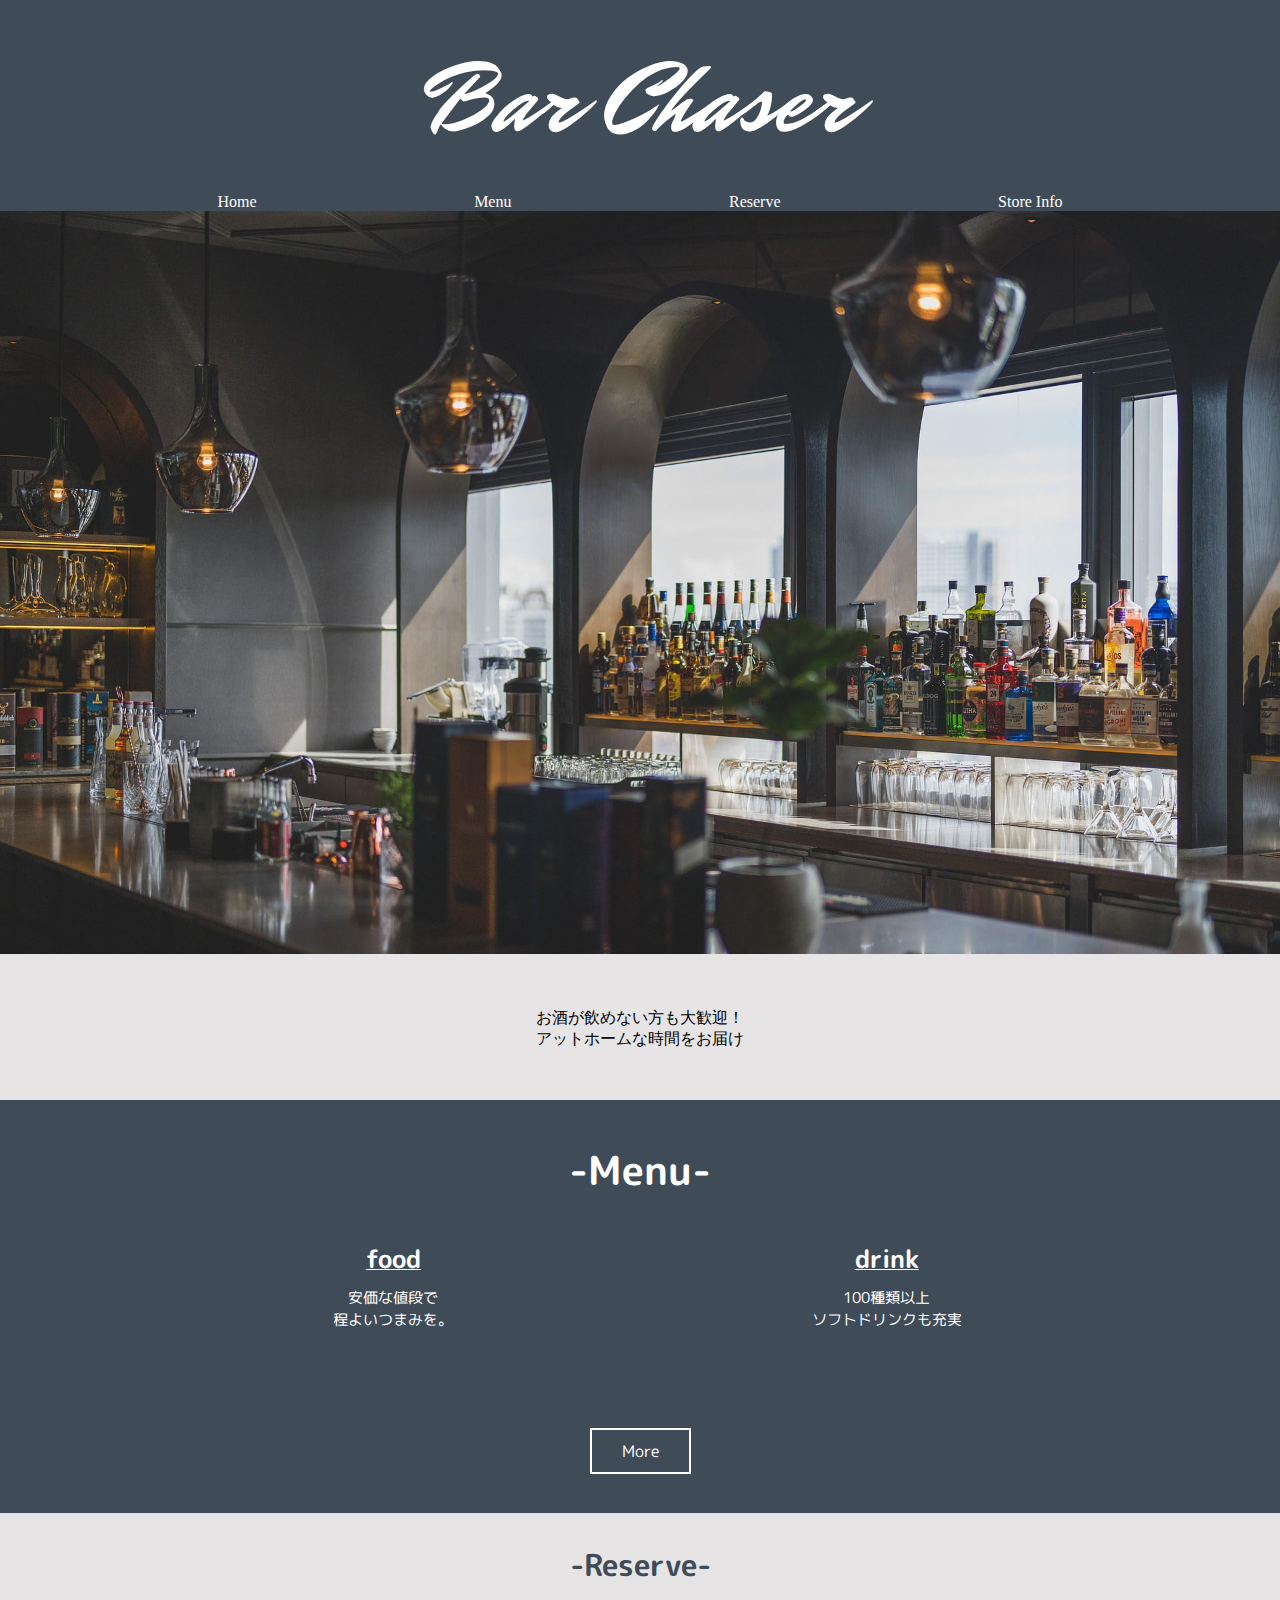
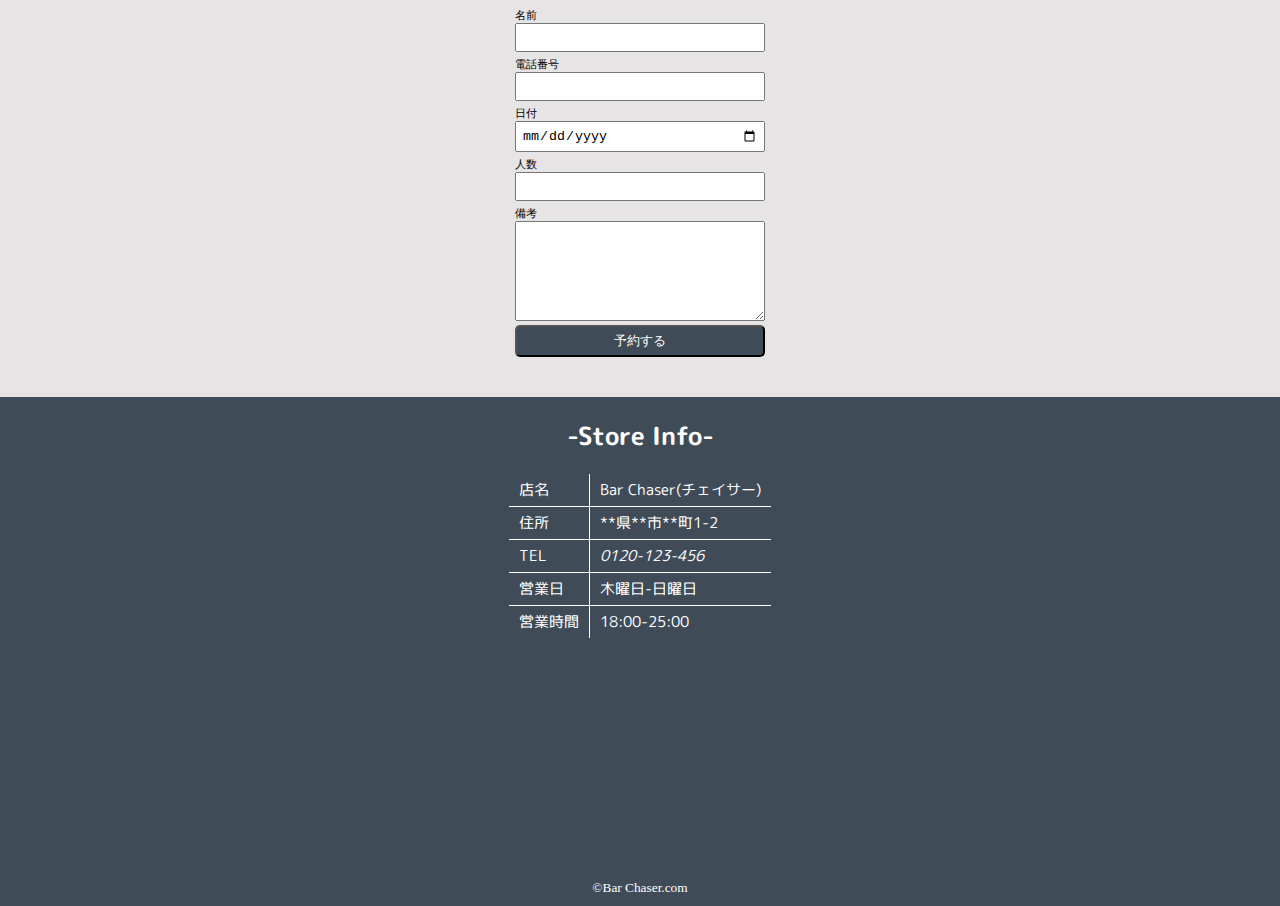
<file: index.html>
<!DOCTYPE html>
<html lang="ja">
<head>
    <meta charset="UTF-8">
    <meta name="viewport" content="width=device-width, initial-scale=1.0">
    <title>Bar Chaser</title>
    <link rel="preconnect" href="https://fonts.googleapis.com">
    <link rel="preconnect" href="https://fonts.gstatic.com" crossorigin>
    <link href="https://fonts.googleapis.com/css2?family=M+PLUS+Rounded+1c&family=Montserrat:ital,wght@0,100..900;1,100..900&family=Mr+Dafoe&display=swap" rel="stylesheet">
    <link rel="stylesheet" href="css/common.css">
    <link rel="stylesheet" href="css/top.css">
</head>
<body>
    <header>
        <h1>Bar Chaser</h1>
        <nav>
            <ul>
                <li><a href="index.html">Home</a></li>
                <li><a href="#menu">Menu</a></li>
                <li><a href="#contact">Reserve</a></li>
                <li><a href="#info">Store Info</a></li>
            </ul>
        </nav>
    </header>
    <main>
        <section class="fv">
            <figure>
                <img src="images/top.jpg" alt="バーの店内">
            </figure>
        </section>
        <section class="about">
            <p>お酒が飲めない方も大歓迎！<br>アットホームな時間をお届け</p>
        </section>
        <section id="menu" class="menu">
            <h2>-Menu-</h2>
            <div class="menus">
                <div class="item food">
                    <h3>food</h3>
                        <p>安価な値段で<br>程よいつまみを。</p>
                </div>
                <div class="item drink">
                    <h3>drink</h3>
                        <p>100種類以上<br>ソフトドリンクも充実</p>
                </div>
            </div>
            <ul >
                <li><a href="menu.html">More</a></li>
            </ul>
        </section>
        <section id="contact">
            <h2>-Reserve-</h2>
            <form action="">
                <div>
                    <label for>名前</label>
                    <input type="text">
                </div>
                <div>
                    <label for>電話番号</label>
                    <input type="text">
                </div>
                <div>
                    <label for>日付</label>
                    <input type="date">
                </div>
                <div>
                    <label for>人数</label>
                    <input type="text">
                </div>
                <div>
                    <label for>備考</label>
                    <textarea name="" id=""></textarea>
                </div>
                <input type="submit" value="予約する">
            </form>
        </section>
        <section id="info">
            <h2>-Store Info-</h2>
            <table>
                <tbody>
                    <tr><td>店名</td><td>Bar Chaser(チェイサー)</td></tr>
                    <tr><td>住所</td><td>**県**市**町1-2</td></tr>
                    <tr><td>TEL</td><td><address><a href="tel:0120-123-456">0120-123-456</a></address></td></tr>
                    <tr><td>営業日</td><td>木曜日-日曜日</td></tr>
                    <tr><td>営業時間</td><td>18:00-25:00</td></tr>
                </tbody>
            </table>
            <figure class="item">
    
            </figure>
        </section>
        
        <footer>
            <small>©Bar Chaser.com</small>
        </footer>
    </main>
</body>
</html>
</file>
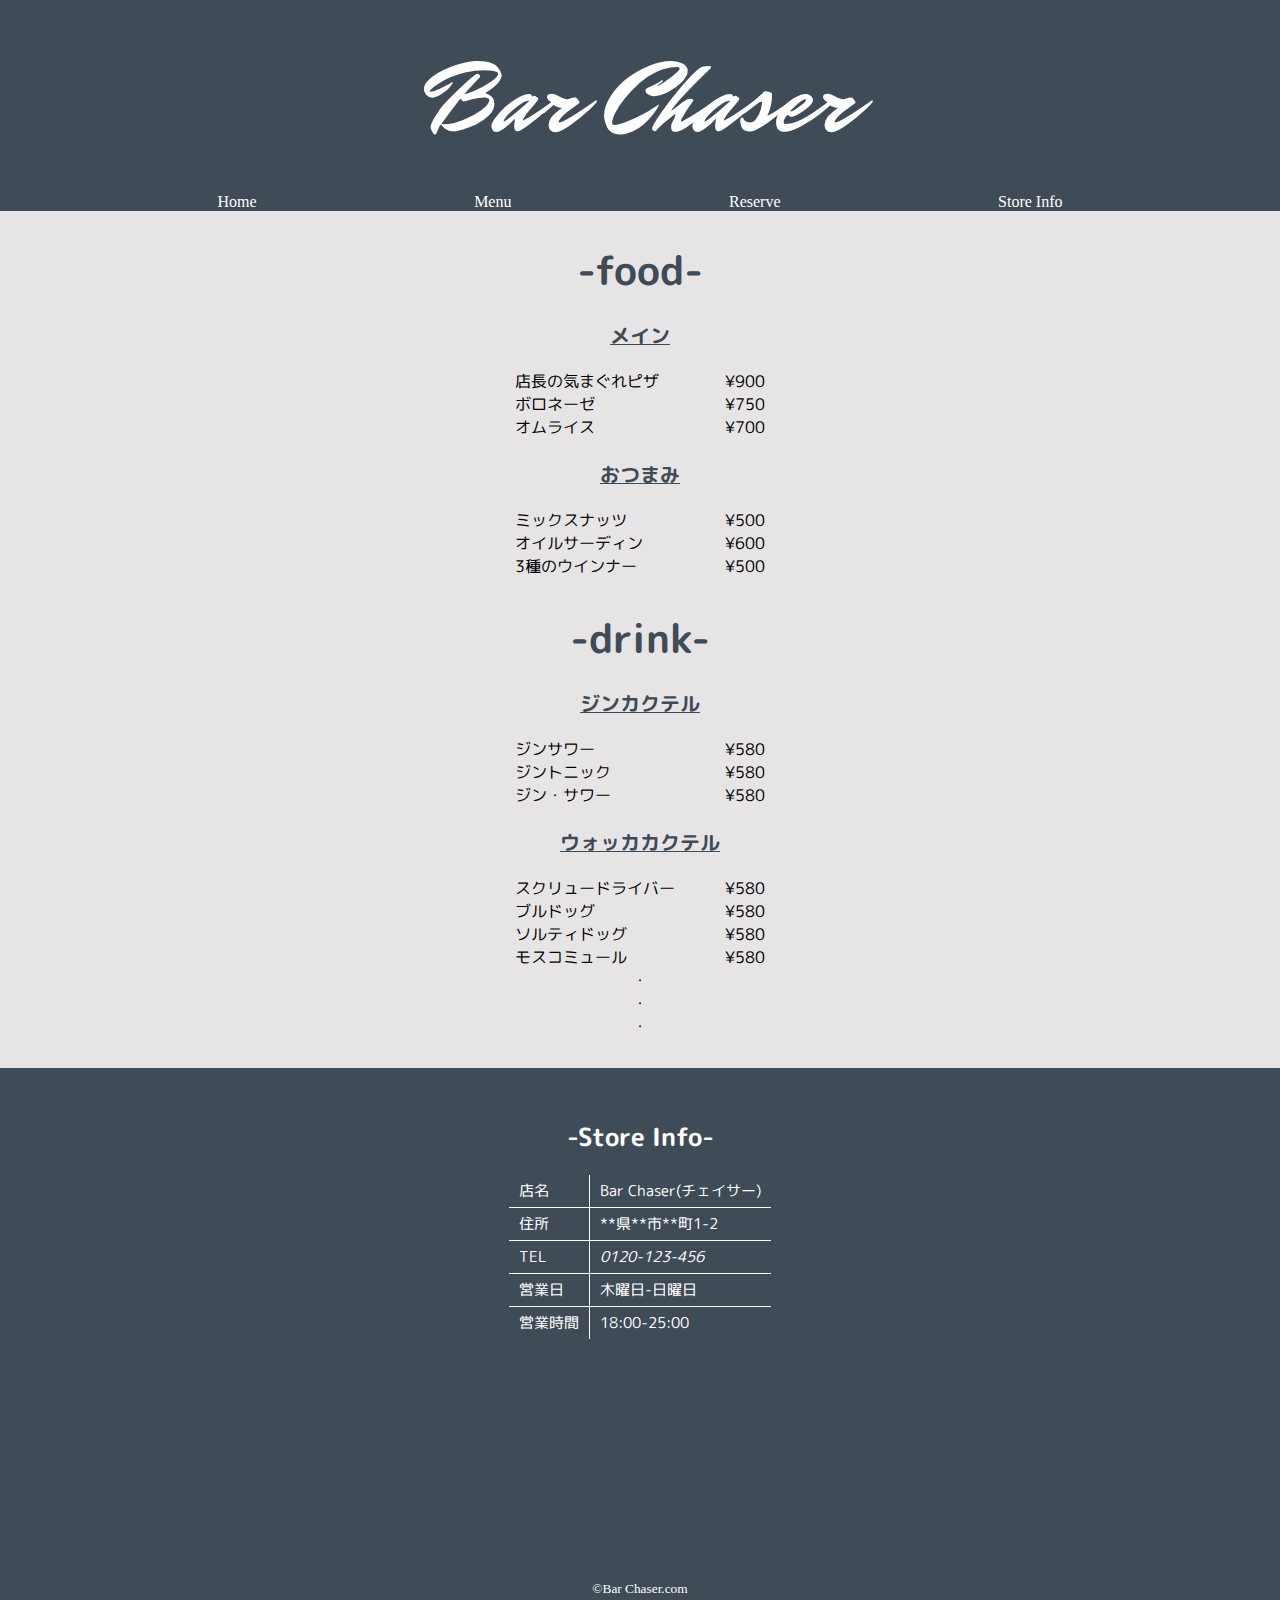
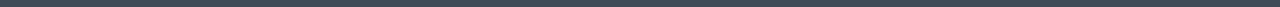
<file: menu.html>
<!DOCTYPE html>
<html lang="ja">
<head>
    <meta charset="UTF-8">
    <meta name="viewport" content="width=device-width, initial-scale=1.0">
    <title>Bar Chaser</title>
    <link rel="preconnect" href="https://fonts.googleapis.com">
    <link rel="preconnect" href="https://fonts.gstatic.com" crossorigin>
    <link href="https://fonts.googleapis.com/css2?family=M+PLUS+Rounded+1c&family=Montserrat:ital,wght@0,100..900;1,100..900&family=Mr+Dafoe&display=swap" rel="stylesheet">
    <link rel="stylesheet" href="css/common.css">
    <link rel="stylesheet" href="css/menu.css">
</head>
<body>
    <header>
        <h1>Bar Chaser</h1>
        <nav>
            <ul>
                <li><a href="index.html">Home</a></li>
                <li><a href="menu.html">Menu</a></li>
                <li><a href="index.html">Reserve</a></li>
                <li><a href="#info">Store Info</a></li>
            </ul>
        </nav>
    </header>
    <main>
        <section class="menu">
            <h2>-food-</h2>
            <h3>メイン</h3>
            <div>
                <p class="list">店長の気まぐれピザ</p><p class="amount">¥900</p>
                <p class="list">ボロネーゼ</p><p class="amount">¥750</p>
                <p class="list">オムライス</p><p class="amount">¥700</p>
            </div>
            <h3>おつまみ</h3>
            <div>
                <p class="list">ミックスナッツ</p><p class="amount">¥500</p>
                <p class="list">オイルサーディン</p><p class="amount">¥600</p>
                <p class="list">3種のウインナー</p><p class="amount">¥500</p>
            </div>
            <h2>-drink-</h2>
            <h3>ジンカクテル</h3>
            <div>
                <p class="list">ジンサワー</p><p class="amount">¥580</p>
                <p class="list">ジントニック</p><p class="amount">¥580</p>
                <p class="list">ジン・サワー</p><p class="amount">¥580</p>
            </div>
            <h3>ウォッカカクテル</h3>
            <div>
                <p class="list">スクリュードライバー</p><p class="amount">¥580</p>
                <p class="list">ブルドッグ</p><p class="amount">¥580</p>
                <p class="list">ソルティドッグ</p><p class="amount">¥580</p>
                <p class="list">モスコミュール</p><p class="amount">¥580</p>       
            </div>
            <p>・<br>・<br>・</p>
        </section>
        <section id="info">
            <h2>-Store Info-</h2>
            <table>
                <tbody>
                    <tr><td>店名</td><td>Bar Chaser(チェイサー)</td></tr>
                    <tr><td>住所</td><td>**県**市**町1-2</td></tr>
                    <tr><td>TEL</td><td><address><a href="tel:0120-123-456">0120-123-456</a></address></td></tr>
                    <tr><td>営業日</td><td>木曜日-日曜日</td></tr>
                    <tr><td>営業時間</td><td>18:00-25:00</td></tr>
                </tbody>
            </table>
            <figure class="item">
    
            </figure>
        </section>
        
        <footer>
            <small>©Bar Chaser.com</small>
        </footer>
    </main>
</body>
</html>
</file>
<file: css/common.css>
*{
    padding: 0;
    margin: 0;
    box-sizing: border-box;
}
html{
    scroll-behavior: smooth;
    scroll-padding-top: 250px;
}
header{
    background-color: #3f4b57;
    padding-top: 30px; 
    text-align: center;
    position: fixed;
    width: 100%;
    z-index: 100;
}
main{
    padding-top: 210px;
}
header h1{
    font-size: clamp(60px,8vw,150px);
    margin-bottom: clamp(10px,1.6vw,20px);
    font-family: "Mr Dafoe", cursive;
    font-weight: 400;
    color: white;
}
header nav ul{
    display: flex;
    justify-content: space-evenly;
    list-style-type: none;
}
header nav ul li a{
    color: white;
    text-decoration: none;
}
#info{
    background-color: #3f4b57;
    padding-top: 20px;
    font-family: "M PLUS Rounded 1c", sans-serif;
    color: white;
}
#info h2{
    font-size: 25px;
    margin-bottom: 20px;
    text-align: center;
    color: white;
}
#info table{
    font-size: 15px;
    width: 100%;
    max-width: 300px;
    border-collapse: collapse;
    border: none;
    margin-right: auto;
    margin-left: auto;
    margin-bottom: 30px;
    text-align: center;
}
#info tbody{
    display: inline-block;
    text-align: left;
}
#info td{
    padding: 5px 10px 5px;
    border: none;
    border-left: 1px solid white;
    border-top: 1px solid white;
}
#info td:first-child{
    border-left: none;
}
#info tr:first-child td{
    border-top: none;
}
#info a{
    color: white;
    text-decoration: none;
}
#info .item{
    background-image: url(../images/cocktail.jpg);
    background-repeat: repeat;
    background-size: 100%;
    background-position: 10% 100%;
    background-attachment: fixed;
    width: 100%;
}

footer{
    background-color: #3f4b57;
    text-align: center;
    padding: 10px;
    color: white;
}

@media screen and (max-width: 1024px) {
    /* 1024pxまでの幅の場合に適応される */
        main{
            padding-top: 170px;
        }
    
    }
 @media screen and (max-width: 768px) {
    /* 768pxまでの幅の場合に適応される */
        main{
            padding-top: 130px;
        }
    }
@media screen and (max-width: 480px) {
    /* 480pxまでの幅の場合に適応される */
        .menu h2{
            font-size: 30px;    
        }
    }
</file>
<file: css/top.css>
.fv figure{
    background-color: #e6e4e5;
}
.fv img{
    width: 100%;
}   
.about{
    background-color: #e6e4e5;
    padding: 50px;
    text-align: center;
    font-family: "Noto Serif JP", serif;
}

.menu{
    background-color: #3f4b57;
    text-align: center;
    padding-bottom: 50px;
    font-family: "M PLUS Rounded 1c", sans-serif;
    color: white;   
}
.menus{
    display: flex;
    justify-content: space-evenly;
}
.item{
    width: 200px;
    height: 200px;
}
.menu h2{
    font-size: 40px;
    font-weight: bold;
    padding-top: 40px;
    margin-bottom: 40px;
}
.menu h3{
    font-size: 25px;
    text-decoration: underline white 1px;
    font-weight: bold;
}
.item p{
    font-size: 15px;
    margin-top: 10px;
}
.menu ul li a{
    color: white;
    text-decoration: none;
    border: 2px solid white;
    padding: 10px 30px;
}

#contact{
    background-color: #e6e4e5;
    text-align: center;
    padding-top: 30px;
    padding-bottom: 40px;
}
#contact h2{
    font-size: 30px;
    font-weight: bold;
    margin-bottom: 20px;
    font-family: "M PLUS Rounded 1c", sans-serif;
    color: #3f4b57;
}
#contact form{
    width: 100%;
    max-width: 250px;
    margin-right: auto;
    margin-left: auto;
    text-align: left;
}
#contact label{
    display: block;
    font-size: 11px;
    margin-top: 5px;
}
#contact input{
    width: 100%;
    padding: 5px;
}
#contact textarea{
    width: 100%;
    padding: 10px;
    height: 100px;
}
input[type="submit"]{
    background-color: #3f4b57;
    color: white;
    border-radius: 5px;
}
</file>
<file: css/menu.css>
main{
    background-color: #e6e4e5;
}
.menu{
    text-align: center;
    padding-bottom: 30px;
    font-family: "M PLUS Rounded 1c", sans-serif;
}
.menu div{
    display: inline-block;
    text-align: left;
    width: 250px;
}
h2{
    margin-top: 30px;
    font-size: 40px;
    color: #3f4b57;
}
h3{
    font-size: 20px;
    color: #3f4b57;
    text-decoration: underline #3f4b57 1px;
    margin: 20px 0 20px;
}
.list{
    text-align: left;
    float: left;
}
.amount{
    text-align: right;
}
#info .item{
    padding: 100px;
}

@media screen and (max-width: 1024px) {
    /* 1024pxまでの幅の場合に適応される */
    
    }
@media screen and (max-width: 768px) {
    /* 768pxまでの幅の場合に適応される */

    }
@media screen and (max-width: 480px) {
    /* 480pxまでの幅の場合に適応される */
        h3{
            font-size: 18px;
        }
    }
</file>
